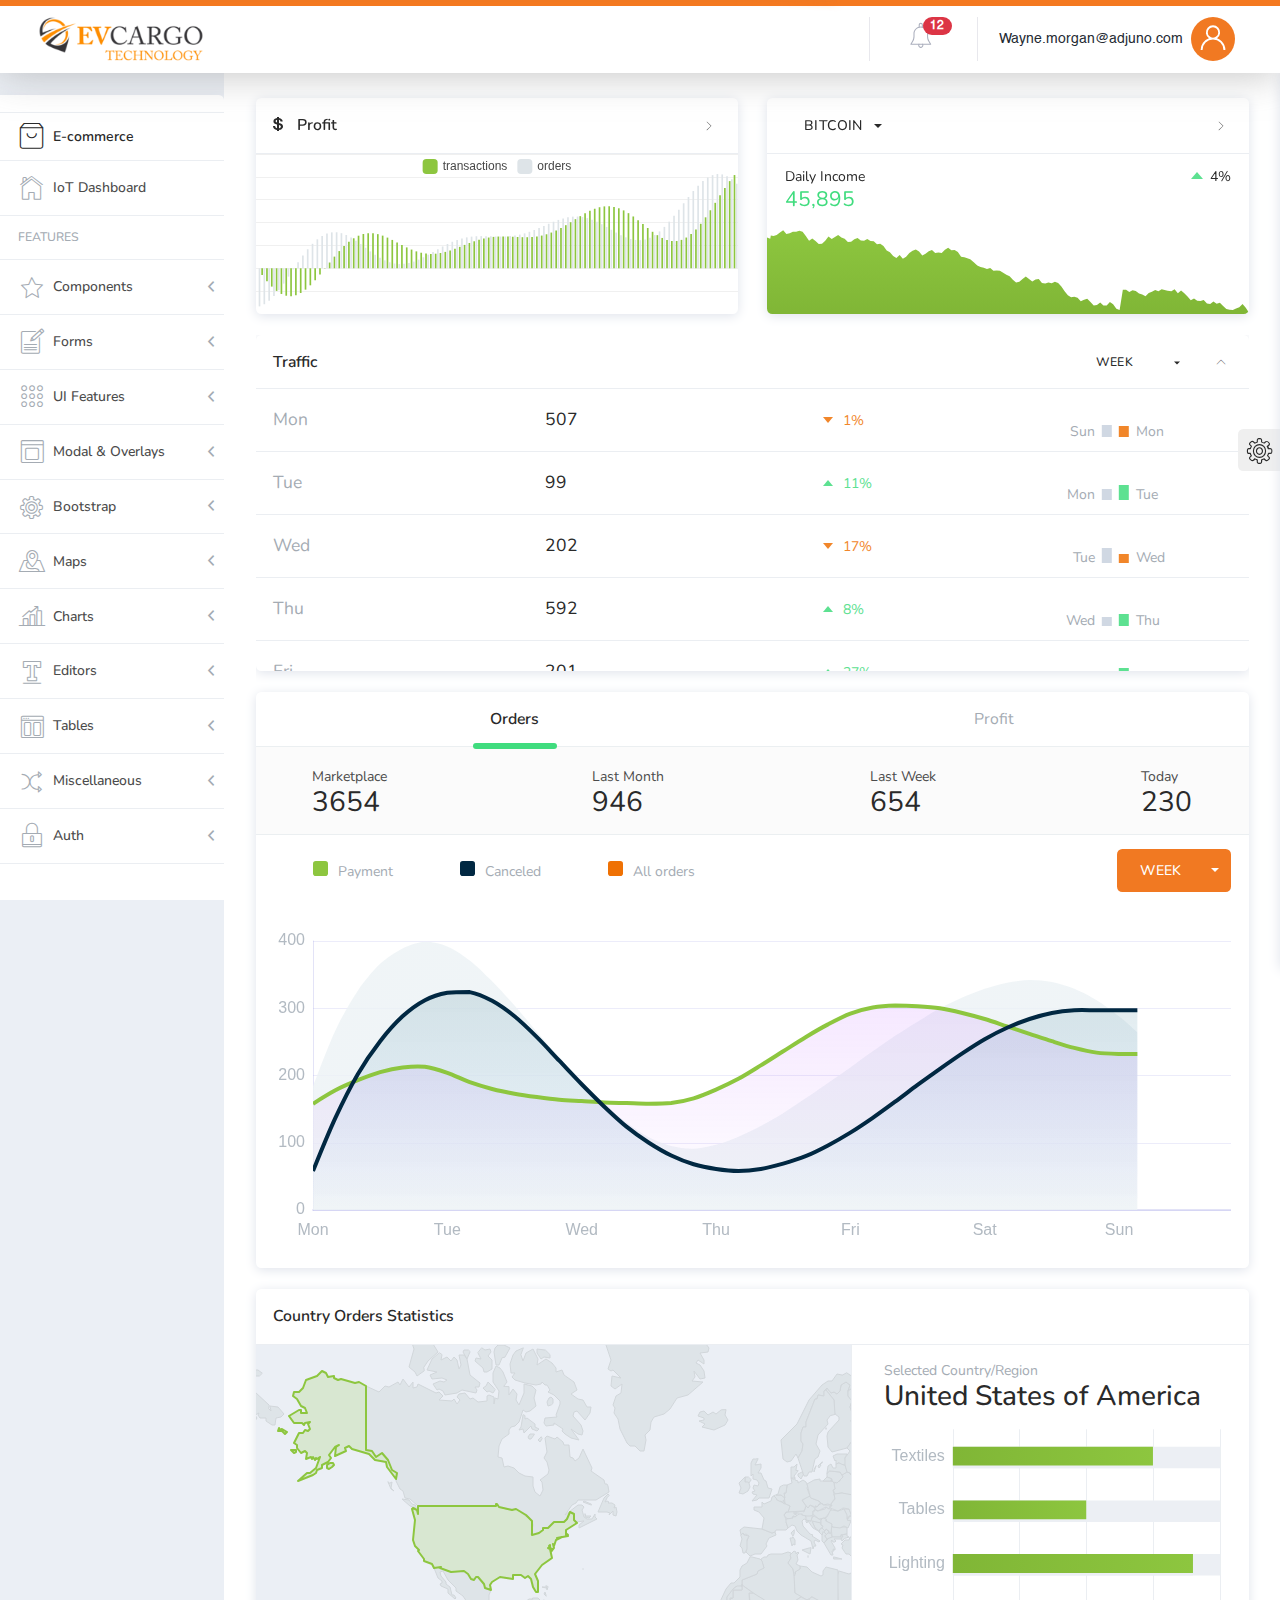
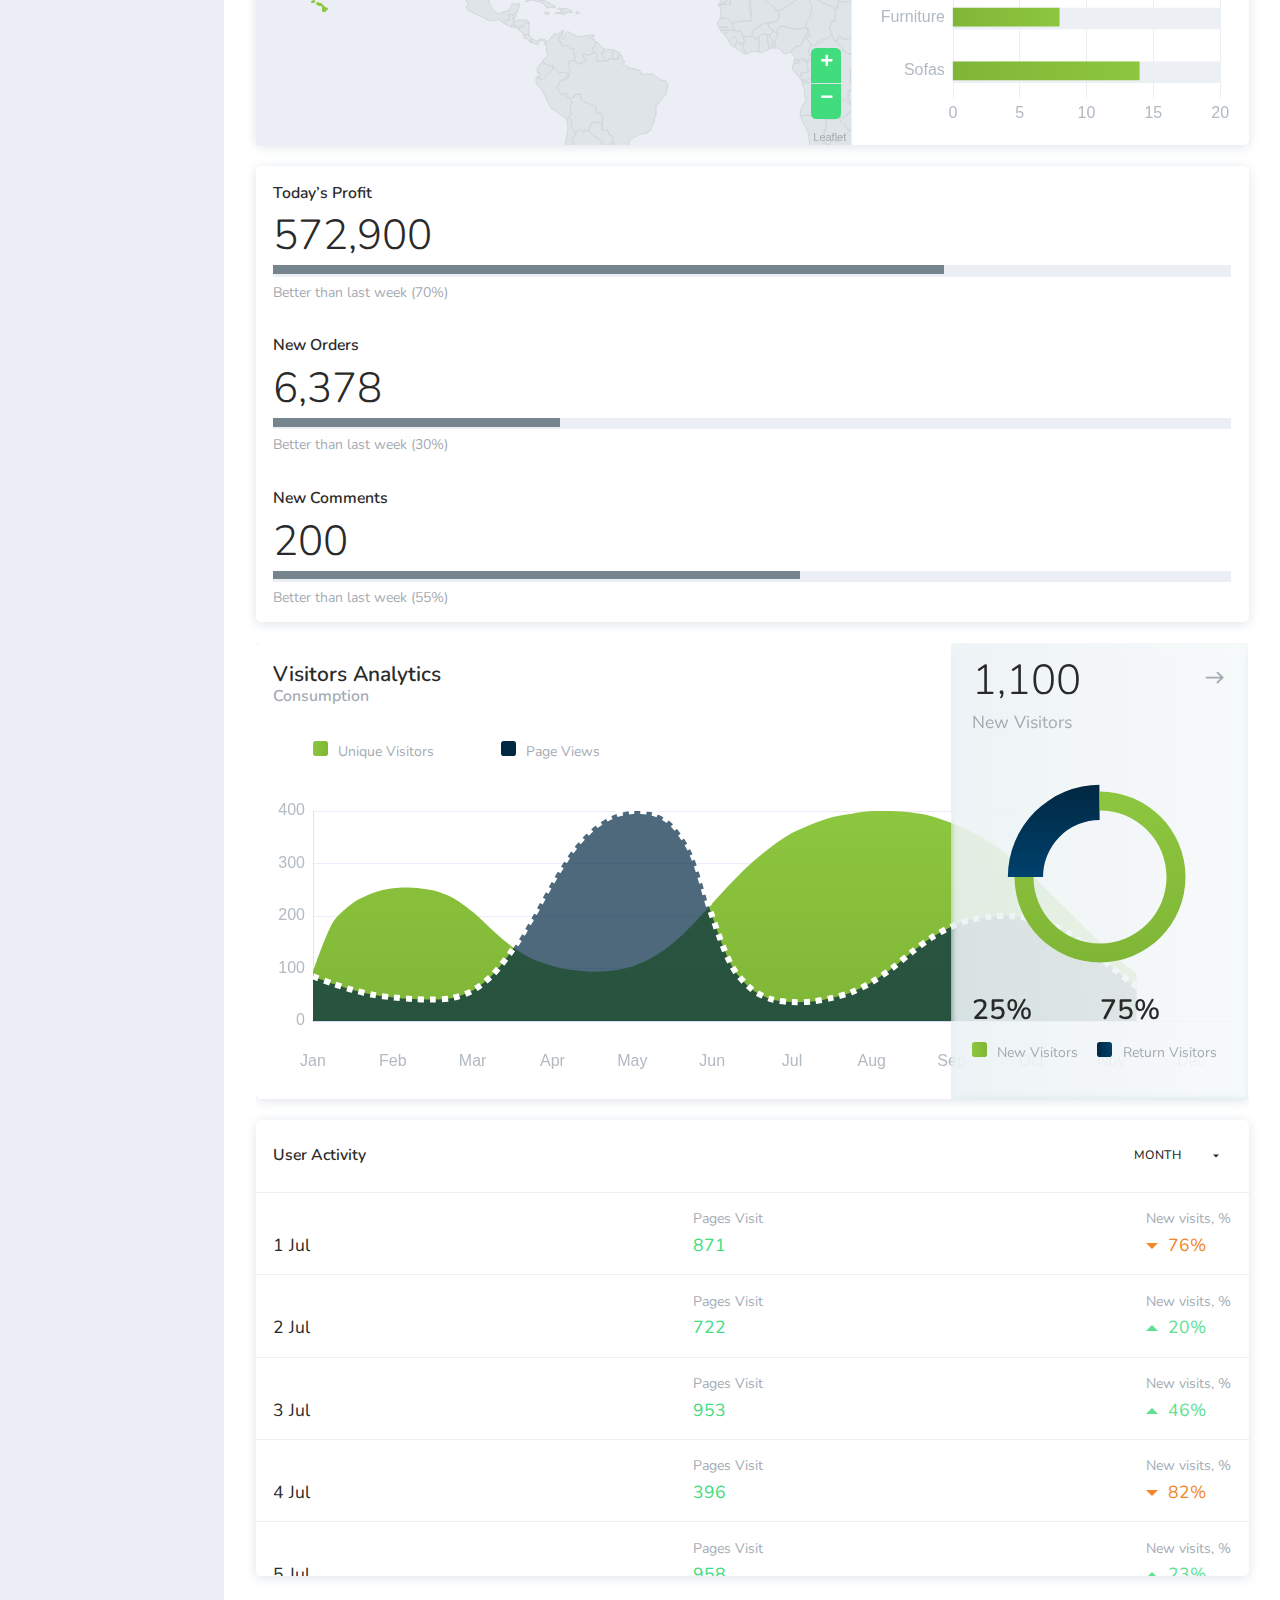
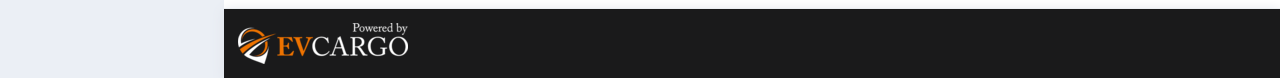
<file: index.html>
<!doctype html>
<html>
<head>
  <meta charset="utf-8">
  <title>Adjuno Admin Management</title>

  <meta name="viewport" content="width=device-width, initial-scale=1">
  <link rel="icon" type="image/png" href="favicon.png">
  <link rel="icon" type="image/x-icon" href="favicon.ico">
  <link href="//fonts.googleapis.com/css?family=Nunito:300,300i,400,400i,600,600i,700,700i&display=swap" rel="stylesheet">
<link rel="stylesheet" href="styles.85beb144ccb26c9cca8c.css"></head>
<body>
  <ngx-app>Loading...</ngx-app>

  <style>@-webkit-keyframes spin{0%{transform:rotate(0)}100%{transform:rotate(360deg)}}@-moz-keyframes spin{0%{-moz-transform:rotate(0)}100%{-moz-transform:rotate(360deg)}}@keyframes spin{0%{transform:rotate(0)}100%{transform:rotate(360deg)}}.spinner{position:fixed;top:0;left:0;width:100%;height:100%;z-index:1003;background: #ffffff;overflow:hidden}  .spinner div:first-child{display:block;position:relative;left:50%;top:50%;width:150px;height:150px;margin:-75px 0 0 -75px;border-radius:50%;box-shadow:0 3px 3px 0 #8dc63f;transform:translate3d(0,0,0);animation:spin 2s linear infinite}  .spinner div:first-child:after,.spinner div:first-child:before{content:'';position:absolute;border-radius:50%}  .spinner div:first-child:before{top:5px;left:5px;right:5px;bottom:5px;box-shadow:0 3px 3px 0 #012842;-webkit-animation:spin 3s linear infinite;animation:spin 3s linear infinite}  .spinner div:first-child:after{top:15px;left:15px;right:15px;bottom:15px;box-shadow:0 3px 3px 0 #76848e;animation:spin 1.5s linear infinite}</style>
  <div id="nb-global-spinner" class="spinner">
    <div class="blob blob-0"></div>
    <div class="blob blob-1"></div>
    <div class="blob blob-2"></div>
    <div class="blob blob-3"></div>
    <div class="blob blob-4"></div>
    <div class="blob blob-5"></div>
  </div>

<script type="text/javascript" src="runtime.484fceaf131a3a8ef7fd.js"></script><script type="text/javascript" src="polyfills.6a606dadf90bb4758290.js"></script><script type="text/javascript" src="scripts.ae7ab52264664e9385f7.js"></script><script type="text/javascript" src="main.d338a16439d199598e9f.js"></script></body>
</html>
</file>
